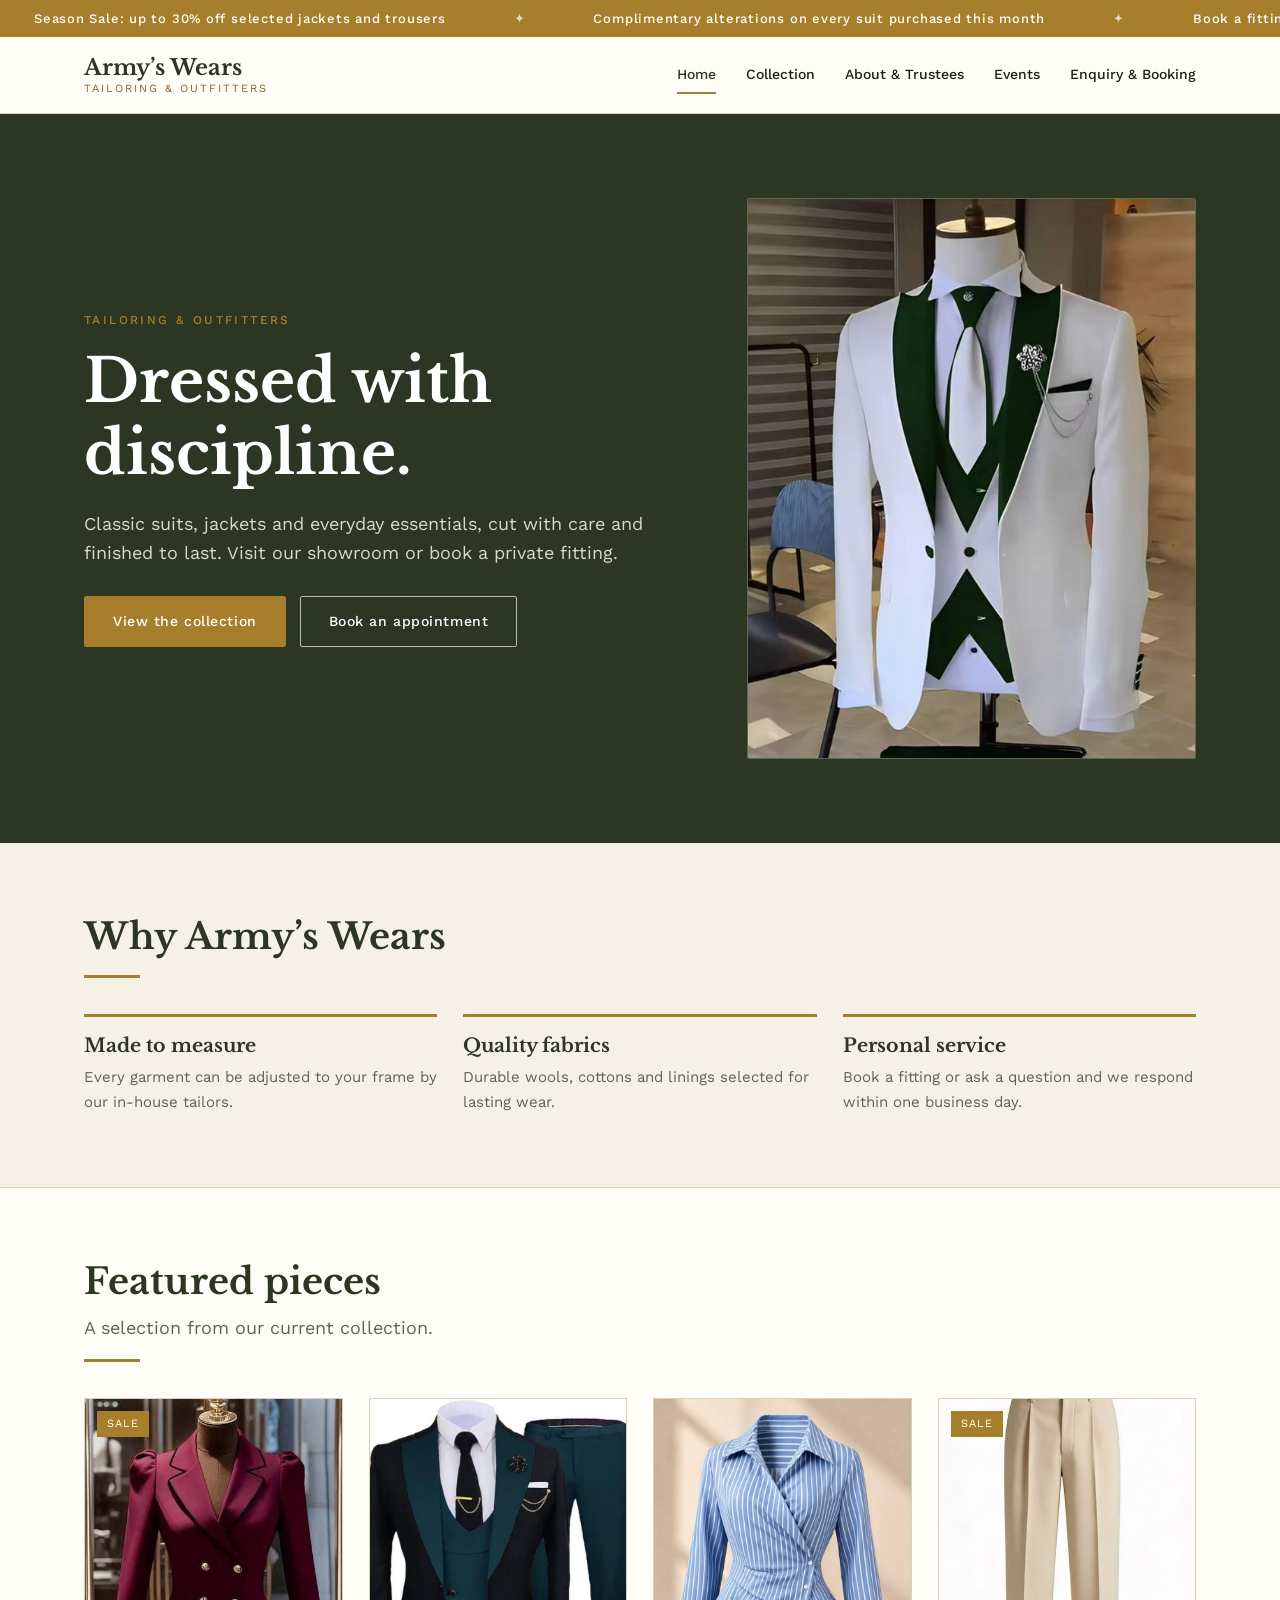
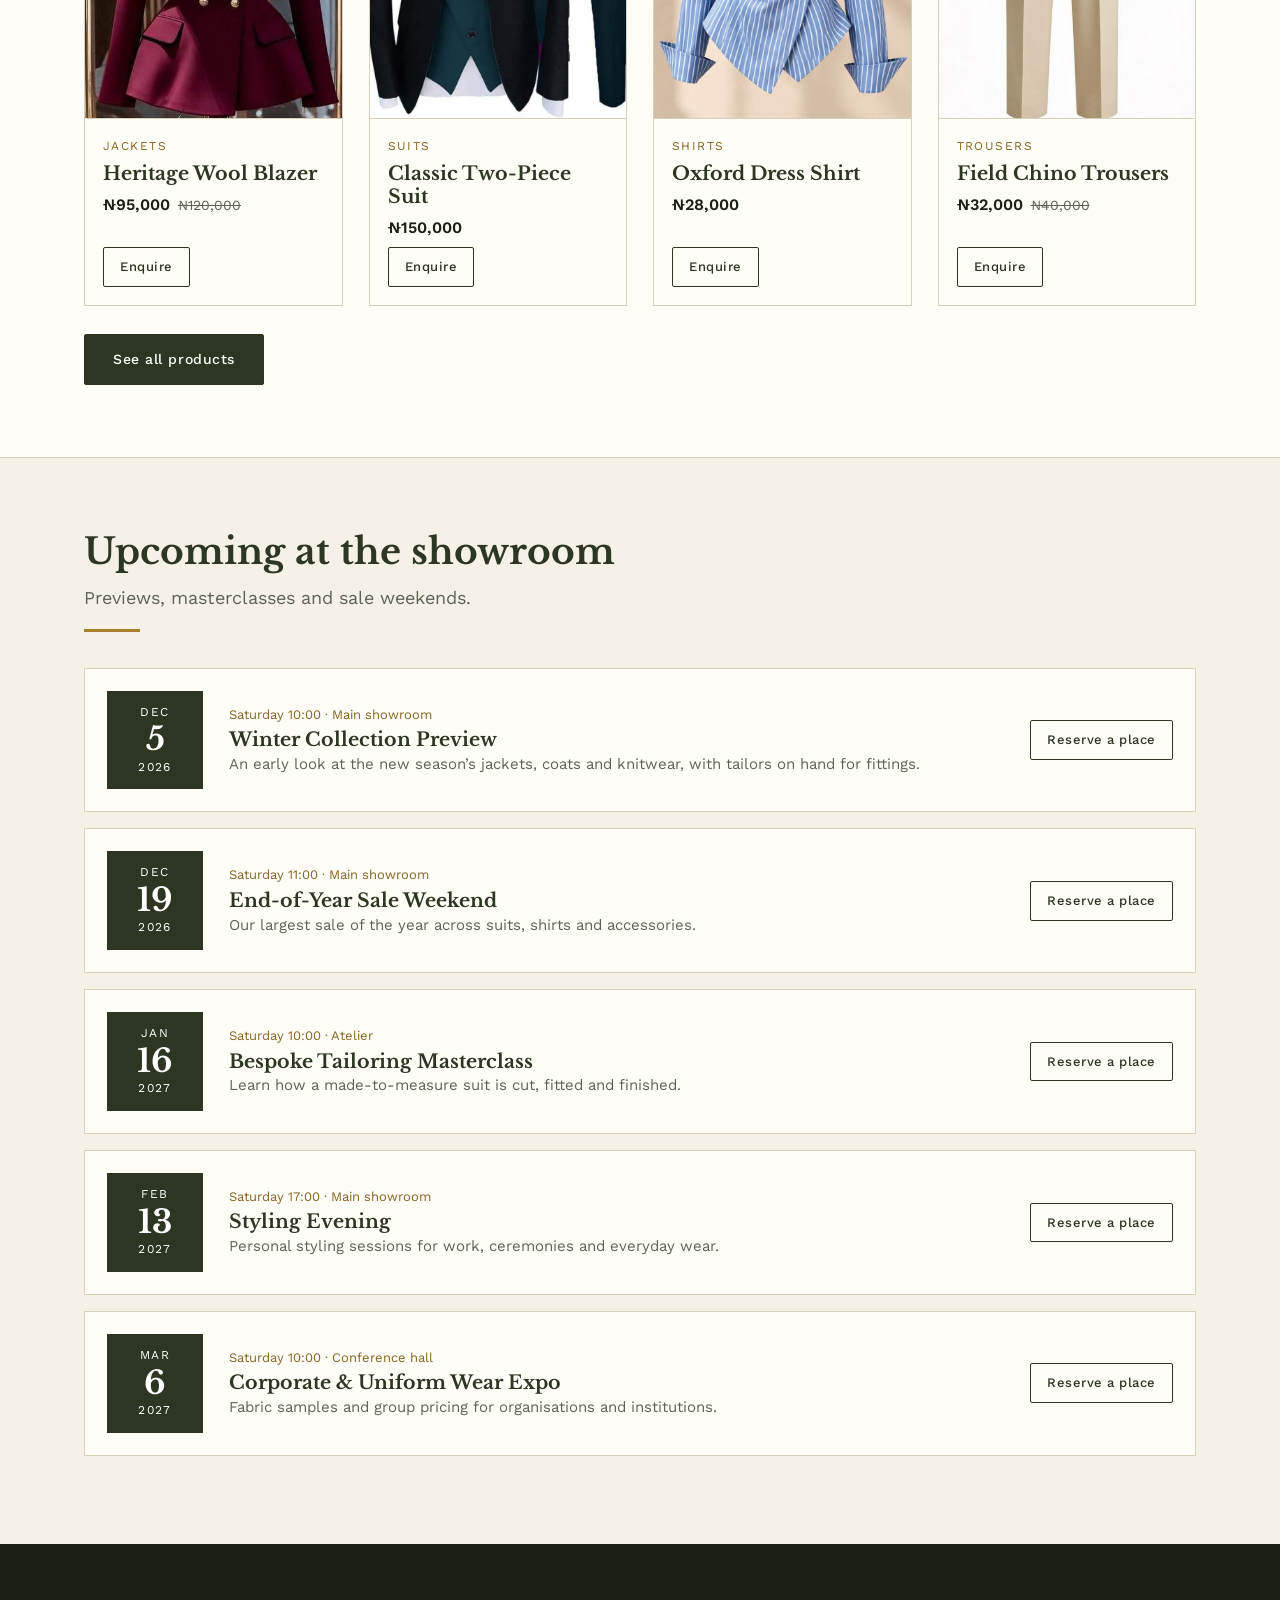
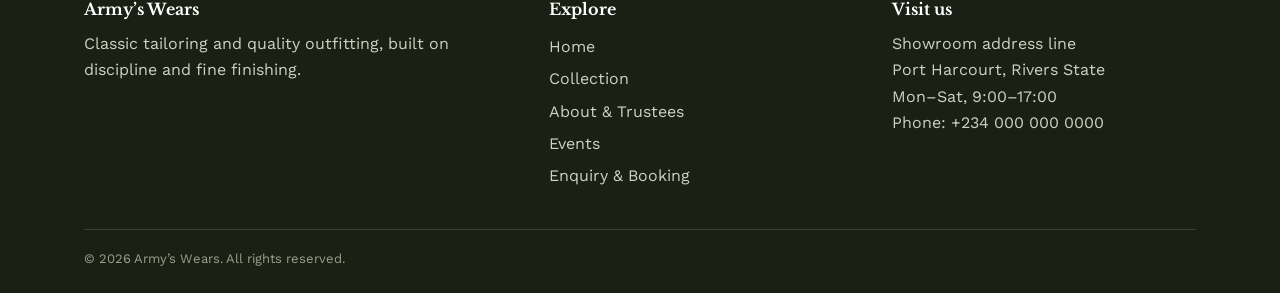
<file: index.html>
<!DOCTYPE html>
<html lang="en">
<head>
<meta charset="utf-8">
<meta name="viewport" content="width=device-width, initial-scale=1">
<title>Home | Army’s Wears</title>
<meta name="description" content="Classic tailoring and quality outfitting from Army’s Wears.">
<link rel="preconnect" href="https://fonts.googleapis.com">
<link href="https://fonts.googleapis.com/css2?family=Libre+Baskerville:wght@400;700&family=Work+Sans:wght@400;500;600&display=swap" rel="stylesheet">
<link rel="stylesheet" href="css/style.css">
<script src="js/main.js" defer></script>
</head>
<body>
<div id="site-header"></div>
<main>
<section class="hero"><div class="wrap hero-grid">
  <div>
    <p class="eyebrow">Tailoring &amp; Outfitters</p>
    <h1>Dressed with discipline.</h1>
    <p class="lead">Classic suits, jackets and everyday essentials, cut with care and finished to last. Visit our showroom or book a private fitting.</p>
    <div class="actions"><a class="btn" href="collection.html">View the collection</a><a class="btn ghost" href="contact.html#booking">Book an appointment</a></div>
  </div>
  <div class="ph"><img src="images/hero.jpg" alt="White tuxedo jacket with green waistcoat on a showroom mannequin"></div>
</div></section>

<section class="section"><div class="wrap">
  <div class="head"><h2>Why Army’s Wears</h2><hr class="rule"></div>
  <div class="grid g3">
    <div class="feature"><h3>Made to measure</h3><p>Every garment can be adjusted to your frame by our in-house tailors.</p></div>
    <div class="feature"><h3>Quality fabrics</h3><p>Durable wools, cottons and linings selected for lasting wear.</p></div>
    <div class="feature"><h3>Personal service</h3><p>Book a fitting or ask a question and we respond within one business day.</p></div>
  </div>
</div></section>

<section class="section alt"><div class="wrap">
  <div class="head"><h2>Featured pieces</h2><p class="lead">A selection from our current collection.</p><hr class="rule"></div>
  <div class="grid g4" data-products data-limit="4"></div>
  <div class="actions"><a class="btn" href="collection.html">See all products</a></div>
</div></section>

<section class="section"><div class="wrap">
  <div class="head"><h2>Upcoming at the showroom</h2><p class="lead">Previews, masterclasses and sale weekends.</p><hr class="rule"></div>
  <div data-events></div>
</div></section>
</main>
<div id="site-footer"></div>
</body>
</html>
</file>
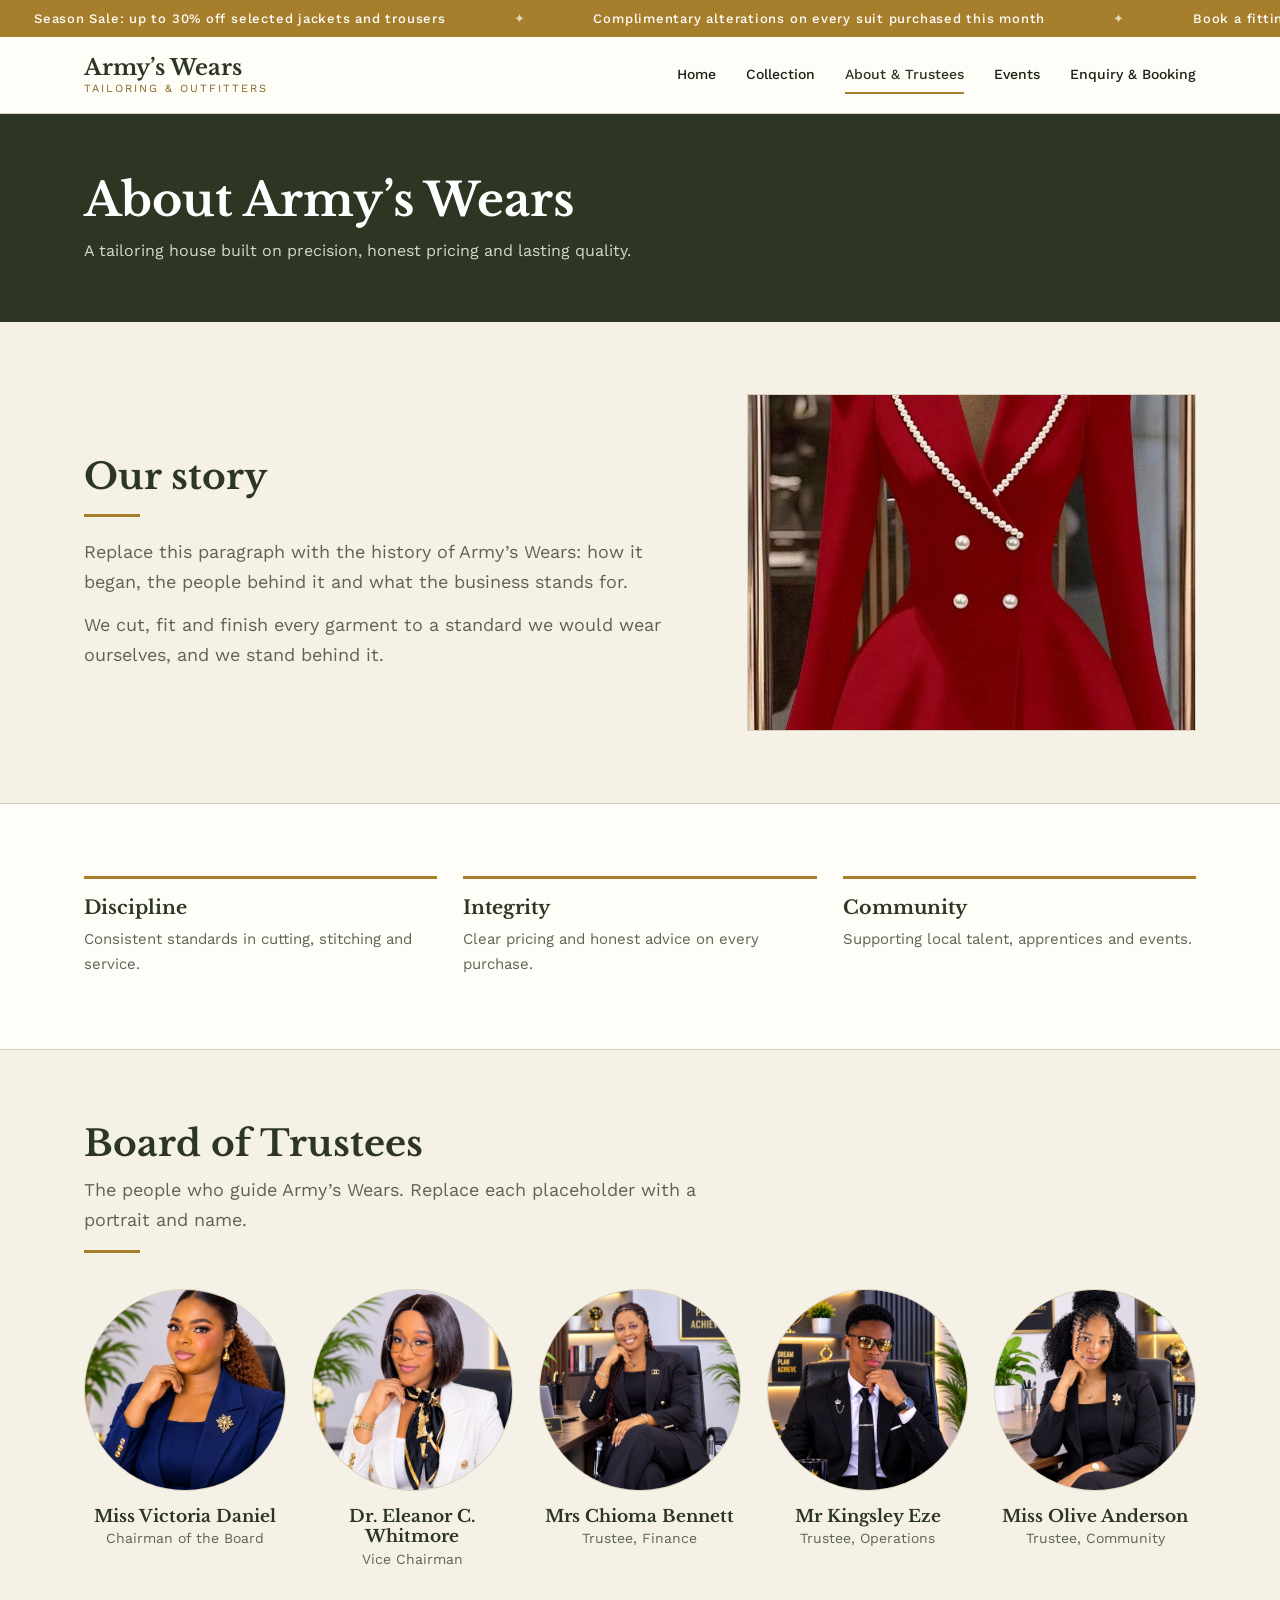
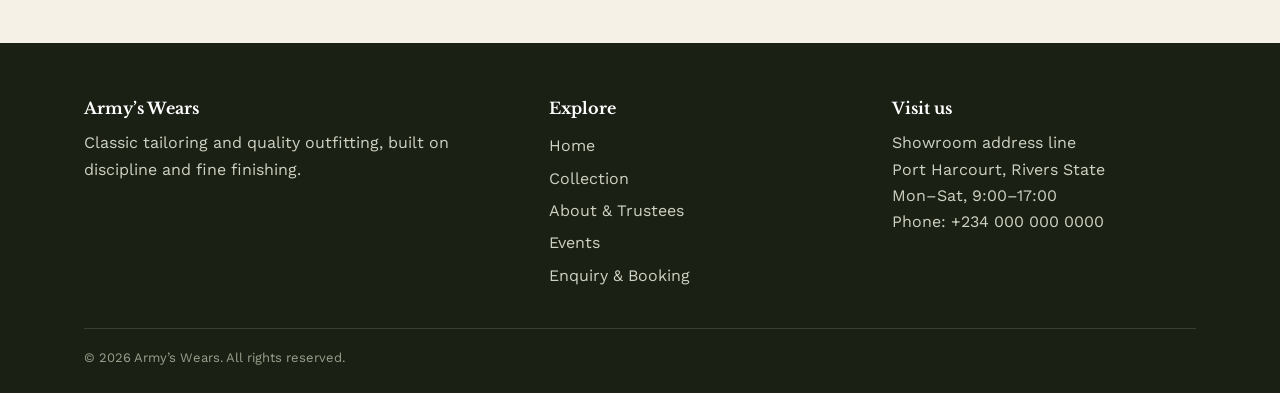
<file: about.html>
<!DOCTYPE html>
<html lang="en">
<head>
<meta charset="utf-8">
<meta name="viewport" content="width=device-width, initial-scale=1">
<title>About & Board of Trustees | Army’s Wears</title>
<meta name="description" content="Our story and the board of trustees behind Army’s Wears.">
<link rel="preconnect" href="https://fonts.googleapis.com">
<link href="https://fonts.googleapis.com/css2?family=Libre+Baskerville:wght@400;700&family=Work+Sans:wght@400;500;600&display=swap" rel="stylesheet">
<link rel="stylesheet" href="css/style.css">
<script src="js/main.js" defer></script>
</head>
<body>
<div id="site-header"></div>
<main>
<section class="page-hero"><div class="wrap"><h1>About Army’s Wears</h1><p>A tailoring house built on precision, honest pricing and lasting quality.</p></div></section>
<section class="section"><div class="wrap hero-grid" style="color:inherit">
  <div><h2>Our story</h2><hr class="rule"><p class="lead" style="margin-top:20px">Replace this paragraph with the history of Army’s Wears: how it began, the people behind it and what the business stands for.</p>
  <p class="lead" style="margin-top:14px">We cut, fit and finish every garment to a standard we would wear ourselves, and we stand behind it.</p></div>
  <div class="ph" style="aspect-ratio:4/3"><img src="images/about-showroom.jpg" alt="Tailored double-breasted jacket on display in the showroom"></div>
</div></section>
<section class="section alt"><div class="wrap">
  <div class="grid g3">
    <div class="feature"><h3>Discipline</h3><p>Consistent standards in cutting, stitching and service.</p></div>
    <div class="feature"><h3>Integrity</h3><p>Clear pricing and honest advice on every purchase.</p></div>
    <div class="feature"><h3>Community</h3><p>Supporting local talent, apprentices and events.</p></div>
  </div>
</div></section>
<section class="section" id="trustees"><div class="wrap">
  <div class="head"><h2>Board of Trustees</h2><p class="lead">The people who guide Army’s Wears. Replace each placeholder with a portrait and name.</p><hr class="rule"></div>
  <div class="grid g5" data-trustees></div>
</div></section>
</main>
<div id="site-footer"></div>
</body>
</html>
</file>
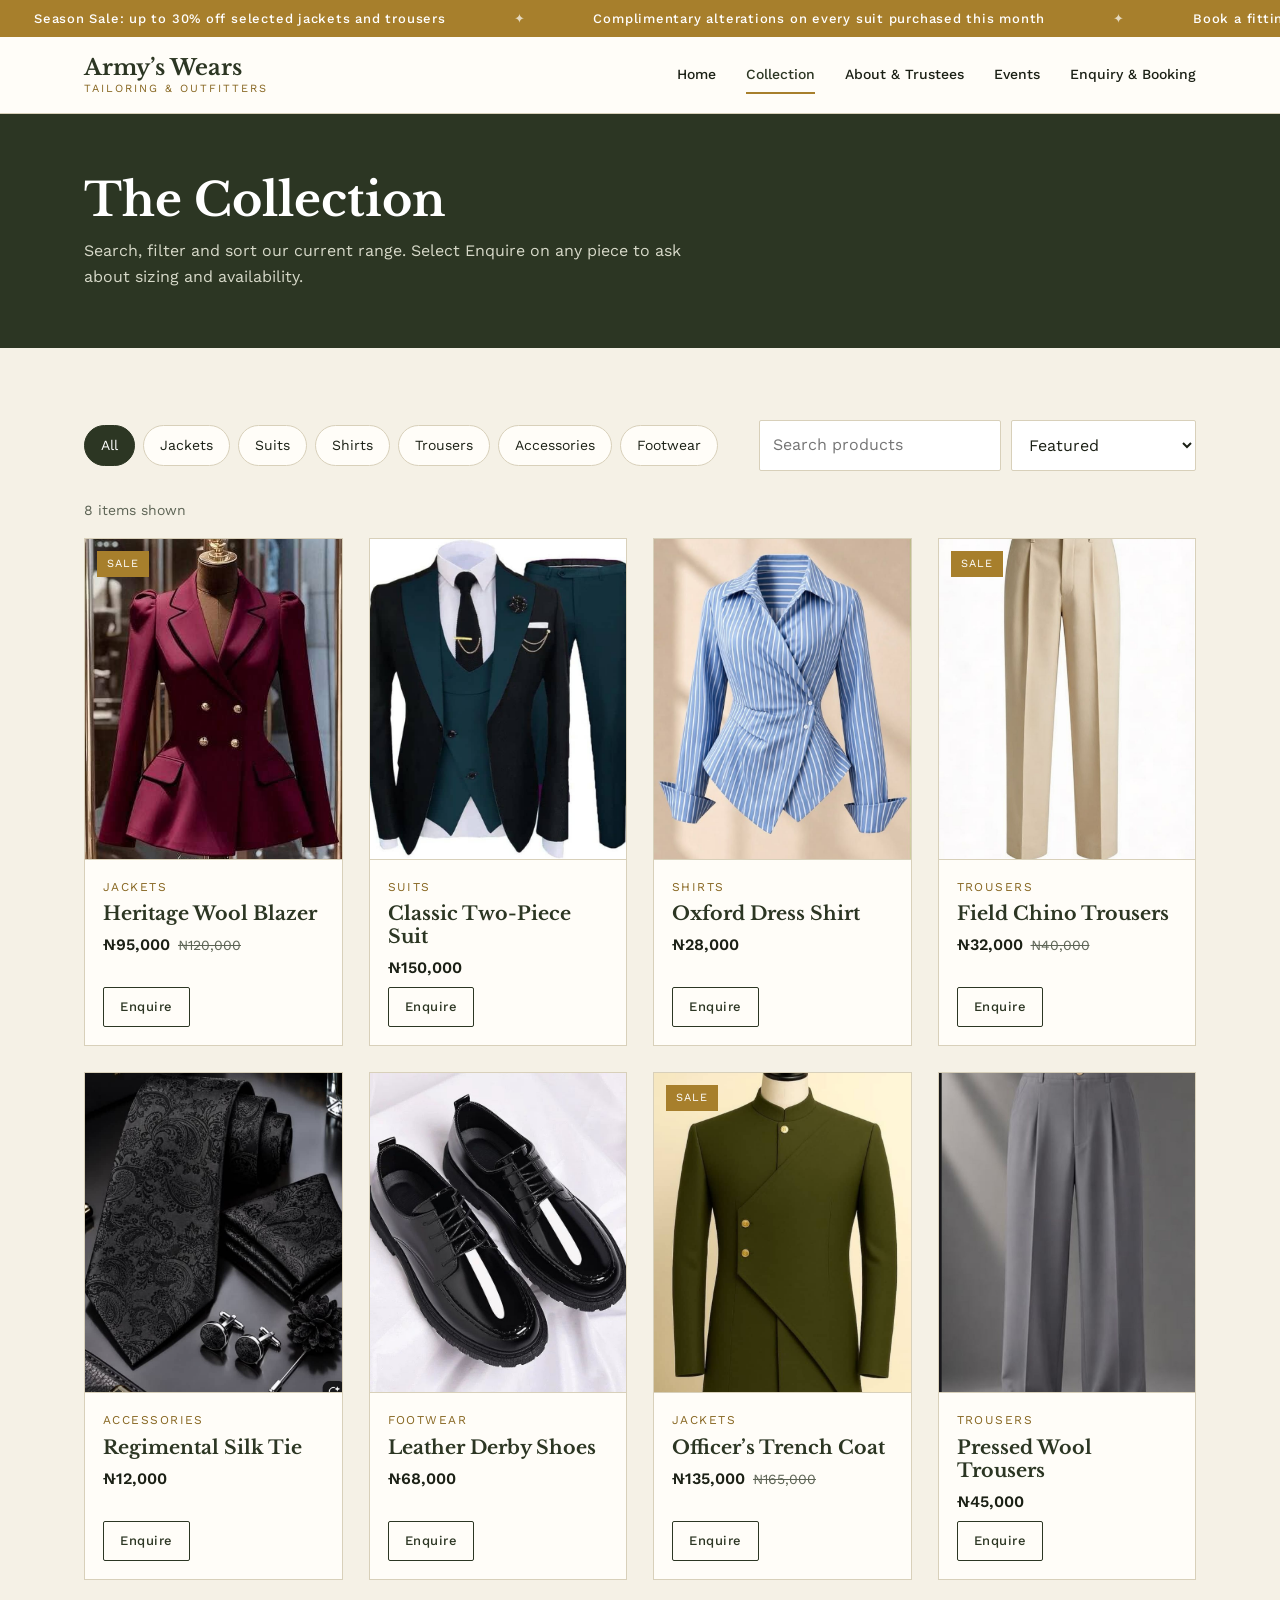
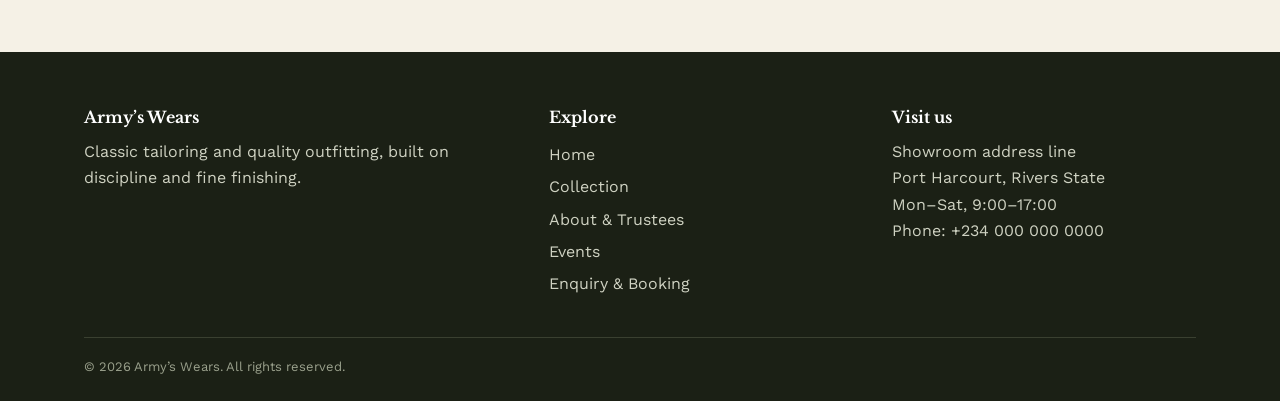
<file: collection.html>
<!DOCTYPE html>
<html lang="en">
<head>
<meta charset="utf-8">
<meta name="viewport" content="width=device-width, initial-scale=1">
<title>Collection | Army’s Wears</title>
<meta name="description" content="Browse suits, jackets, shirts, trousers, footwear and accessories.">
<link rel="preconnect" href="https://fonts.googleapis.com">
<link href="https://fonts.googleapis.com/css2?family=Libre+Baskerville:wght@400;700&family=Work+Sans:wght@400;500;600&display=swap" rel="stylesheet">
<link rel="stylesheet" href="css/style.css">
<script src="js/main.js" defer></script>
</head>
<body>
<div id="site-header"></div>
<main>
<section class="page-hero"><div class="wrap"><h1>The Collection</h1><p>Search, filter and sort our current range. Select Enquire on any piece to ask about sizing and availability.</p></div></section>
<section class="section"><div class="wrap">
  <div class="toolbar">
    <div class="chips" id="chips" role="group" aria-label="Filter by category"></div>
    <div class="tools">
      <input id="q" type="search" placeholder="Search products" aria-label="Search products">
      <select id="sort" aria-label="Sort products"><option value="">Featured</option><option value="low">Price: low to high</option><option value="high">Price: high to low</option><option value="sale">On sale first</option></select>
    </div>
  </div>
  <p class="count" id="count" aria-live="polite"></p>
  <div class="grid g4" data-products></div>
</div></section>
</main>
<div id="site-footer"></div>
</body>
</html>
</file>
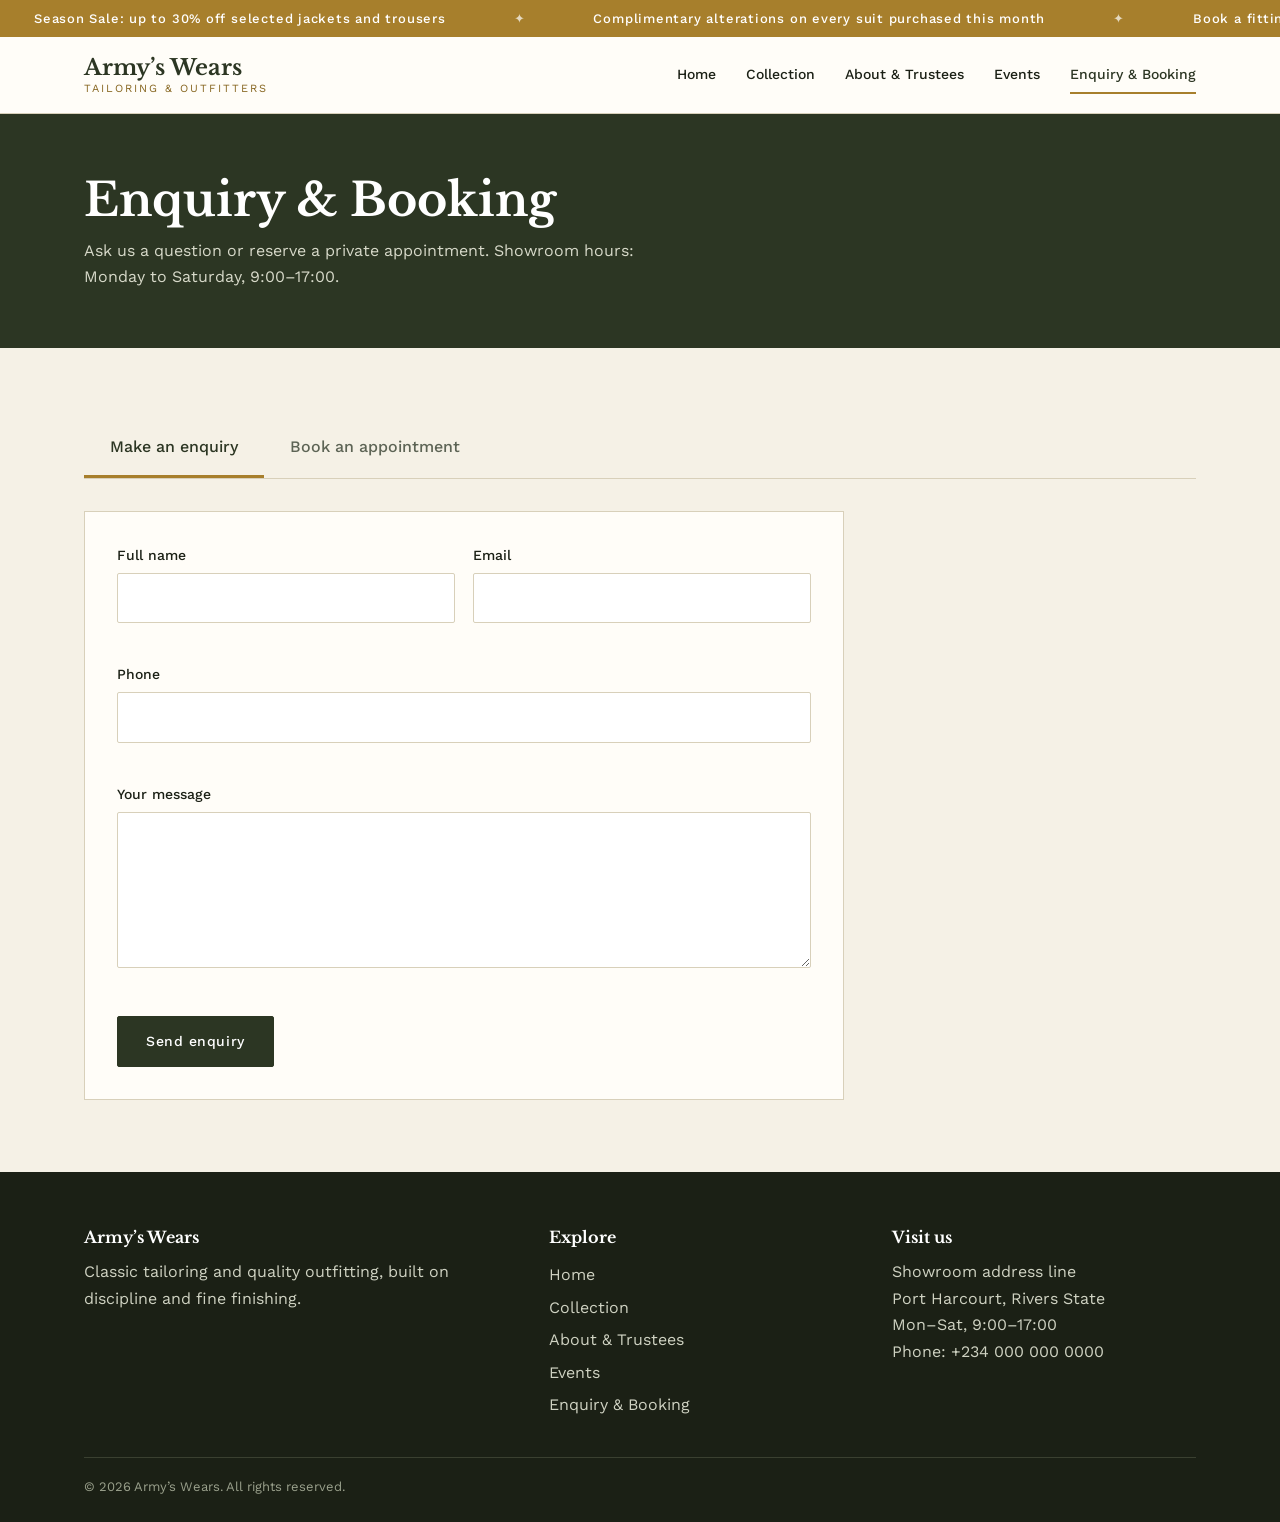
<file: contact.html>
<!DOCTYPE html>
<html lang="en">
<head>
<meta charset="utf-8">
<meta name="viewport" content="width=device-width, initial-scale=1">
<title>Enquiry & Appointment Booking | Army’s Wears</title>
<meta name="description" content="Send an enquiry or book a fitting appointment at Army’s Wears.">
<link rel="preconnect" href="https://fonts.googleapis.com">
<link href="https://fonts.googleapis.com/css2?family=Libre+Baskerville:wght@400;700&family=Work+Sans:wght@400;500;600&display=swap" rel="stylesheet">
<link rel="stylesheet" href="css/style.css">
<script src="js/main.js" defer></script>
</head>
<body>
<div id="site-header"></div>
<main>
<section class="page-hero"><div class="wrap"><h1>Enquiry &amp; Booking</h1><p>Ask us a question or reserve a private appointment. Showroom hours: Monday to Saturday, 9:00–17:00.</p></div></section>
<section class="section"><div class="wrap">
  <div class="tabs" role="tablist"><button class="tab" role="tab" data-tab="enquiry" aria-selected="true">Make an enquiry</button><button class="tab" role="tab" data-tab="booking" aria-selected="false">Book an appointment</button></div>

  <div class="panel" id="enquiry" role="tabpanel">
    <form class="form" novalidate>
      <div class="row"><div class="f"><label for="e-name">Full name</label><input id="e-name" name="name" data-rule="name" autocomplete="name"><div class="err" aria-live="polite"></div></div>
      <div class="f"><label for="e-email">Email</label><input id="e-email" name="email" type="email" data-rule="email" autocomplete="email"><div class="err" aria-live="polite"></div></div></div>
      <div class="f"><label for="e-phone">Phone</label><input id="e-phone" name="phone" type="tel" data-rule="phone" autocomplete="tel"><div class="err" aria-live="polite"></div></div>
      <div class="f"><label for="e-msg">Your message</label><textarea id="e-msg" name="message" rows="5" data-rule="message"></textarea><div class="err" aria-live="polite"></div></div>
      <button class="btn" type="submit">Send enquiry</button>
    </form>
    <div id="enquiry-done"></div>
  </div>

  <div class="panel" id="booking" role="tabpanel" hidden>
    <form class="form" novalidate>
      <div class="f"><label for="b-service">Service</label><select id="b-service" name="service" data-rule="service"><option value="">Select a service</option><option>Suit fitting</option><option>Bespoke consultation</option><option>Alterations</option><option>Group or uniform order</option></select><div class="err" aria-live="polite"></div></div>
      <div class="f"><label for="b-date">Preferred date</label><input id="b-date" name="date" type="date" data-rule="date"><div class="err" aria-live="polite"></div></div>
      <div class="f"><label id="slot-label">Available times</label><div class="slots" id="slots" role="group" aria-labelledby="slot-label"></div><div class="err" id="slot-err" aria-live="polite"></div></div>
      <div class="row"><div class="f"><label for="b-name">Full name</label><input id="b-name" name="name" data-rule="name" autocomplete="name"><div class="err" aria-live="polite"></div></div>
      <div class="f"><label for="b-phone">Phone</label><input id="b-phone" name="phone" type="tel" data-rule="phone" autocomplete="tel"><div class="err" aria-live="polite"></div></div></div>
      <div class="f"><label for="b-email">Email</label><input id="b-email" name="email" type="email" data-rule="email" autocomplete="email"><div class="err" aria-live="polite"></div></div>
      <button class="btn brass" type="submit">Confirm appointment</button>
    </form>
    <div id="booking-done"></div>
  </div>
</div></section>
</main>
<div id="site-footer"></div>
</body>
</html>
</file>
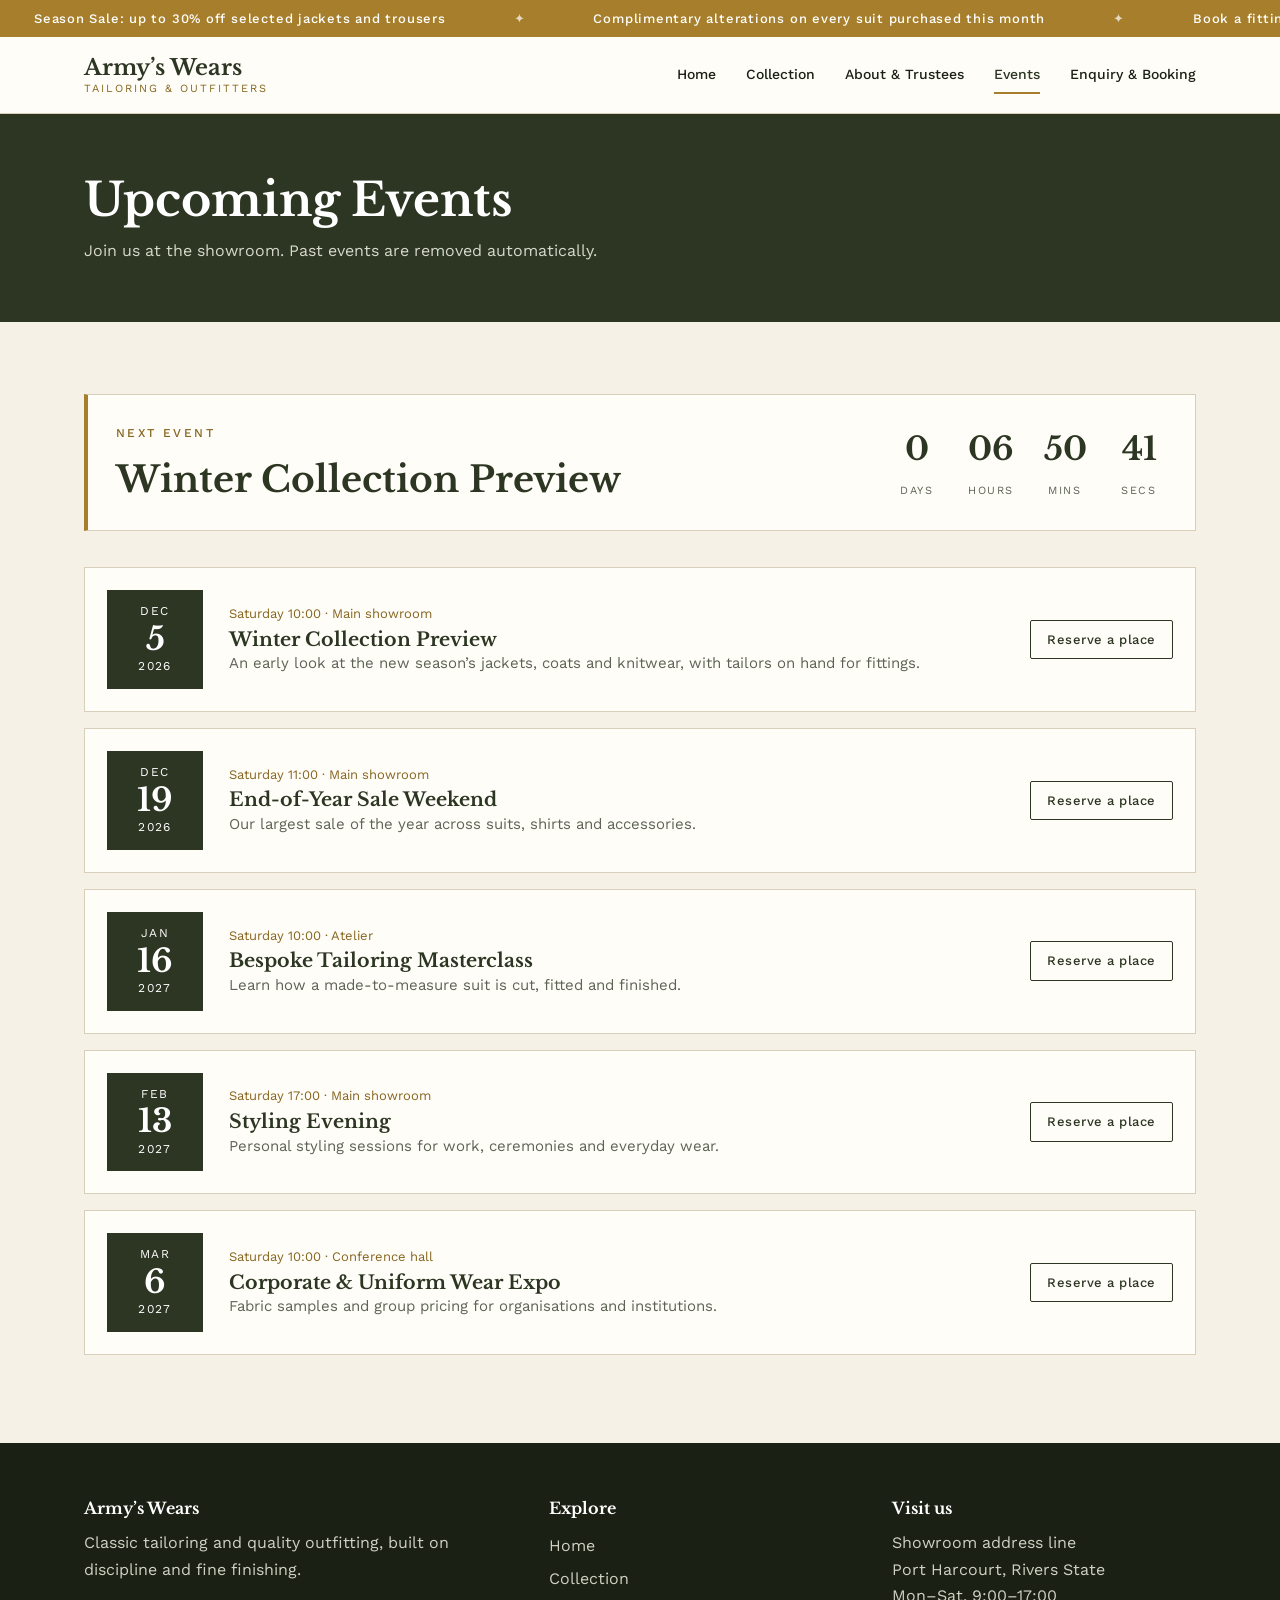
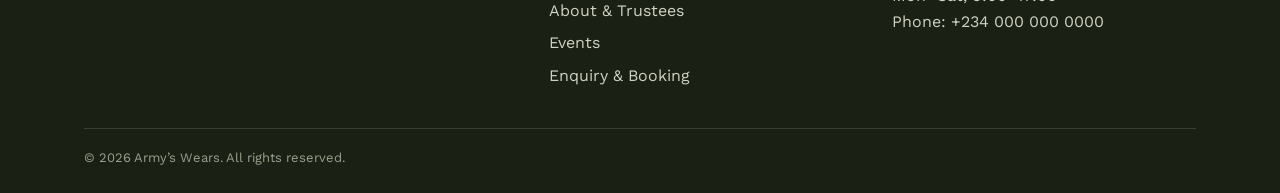
<file: events.html>
<!DOCTYPE html>
<html lang="en">
<head>
<meta charset="utf-8">
<meta name="viewport" content="width=device-width, initial-scale=1">
<title>Upcoming Events | Army’s Wears</title>
<meta name="description" content="Showroom previews, sale weekends and masterclasses at Army’s Wears.">
<link rel="preconnect" href="https://fonts.googleapis.com">
<link href="https://fonts.googleapis.com/css2?family=Libre+Baskerville:wght@400;700&family=Work+Sans:wght@400;500;600&display=swap" rel="stylesheet">
<link rel="stylesheet" href="css/style.css">
<script src="js/main.js" defer></script>
</head>
<body>
<div id="site-header"></div>
<main>
<section class="page-hero"><div class="wrap"><h1>Upcoming Events</h1><p>Join us at the showroom. Past events are removed automatically.</p></div></section>
<section class="section"><div class="wrap">
  <div class="countdown" id="countdown"><div><p class="eyebrow" style="color:var(--brass-dk)">Next event</p><h2 id="next-title"></h2></div>
    <div class="timer" role="timer" aria-label="Time until next event"><div><b id="cd-d">0</b><span>Days</span></div><div><b id="cd-h">00</b><span>Hours</span></div><div><b id="cd-m">00</b><span>Mins</span></div><div><b id="cd-s">00</b><span>Secs</span></div></div></div>
  <div data-events></div>
</div></section>
</main>
<div id="site-footer"></div>
</body>
</html>
</file>
<file: css/style.css>
/* Army’s Wears – master stylesheet */
:root{
  --olive:#2c3623; --olive-2:#445239; --ivory:#f5f1e6; --paper:#fffdf8; --brass:#a77f2c; --brass-dk:#86651f;
  --ink:#1b2015; --muted:#5d6455; --line:#d8d0ba; --ok:#2f6b3a; --err:#9b2c2c;
  --serif:'Libre Baskerville',Georgia,'Times New Roman',serif; --sans:'Work Sans','Helvetica Neue',Arial,sans-serif;
  --max:1160px;
}
*{box-sizing:border-box;margin:0;padding:0}
html{scroll-behavior:smooth}
body{font-family:var(--sans);color:var(--ink);background:var(--ivory);line-height:1.65;font-size:16px}
a{color:inherit;text-decoration:none}
img{max-width:100%;display:block}
button,input,select,textarea{font:inherit;color:inherit}
:focus-visible{outline:2px solid var(--brass);outline-offset:3px}
h1,h2,h3{font-family:var(--serif);font-weight:700;line-height:1.2;color:var(--olive)}
h1{font-size:clamp(34px,5.4vw,60px)} h2{font-size:clamp(26px,3.4vw,36px)} h3{font-size:19px}
.wrap{max-width:var(--max);margin:0 auto;padding:0 24px}
.section{padding:72px 0}
.section.alt{background:var(--paper);border-block:1px solid var(--line)}
.lead{font-size:18px;color:var(--muted);max-width:60ch}
.head{margin-bottom:36px}.head p{margin-top:10px}
.rule{width:56px;height:3px;background:var(--brass);margin:16px 0 0;border:0}

/* marquee */
.marquee{background:var(--brass);color:#fff;overflow:hidden;white-space:nowrap;font-size:13px;letter-spacing:.06em;font-weight:500}
.marquee-track{display:inline-flex;animation:scroll 38s linear infinite;padding:8px 0}
.marquee:hover .marquee-track{animation-play-state:paused}
.marquee span{padding:0 34px}.marquee span::after{content:"\2726";margin-left:68px;opacity:.7}
@keyframes scroll{to{transform:translateX(-50%)}}
@media(prefers-reduced-motion:reduce){.marquee-track{animation:none}}

/* header */
.site-header{background:var(--paper);border-bottom:1px solid var(--line);position:sticky;top:0;z-index:20}
.bar{display:flex;align-items:center;justify-content:space-between;gap:20px;min-height:76px}
.brand{font-family:var(--serif);font-size:22px;font-weight:700;color:var(--olive);line-height:1.1}
.brand small{display:block;font-family:var(--sans);font-weight:400;font-size:11px;letter-spacing:.18em;text-transform:uppercase;color:var(--brass-dk);margin-top:3px}
.nav{display:flex;gap:30px}
.nav a{font-size:14px;font-weight:500;padding:6px 0;border-bottom:2px solid transparent;color:var(--ink)}
.nav a:hover{border-color:var(--line)} .nav a[aria-current="page"]{border-color:var(--brass);color:var(--olive)}
.menu-btn{display:none;border:1px solid var(--line);background:none;padding:8px 14px;border-radius:3px;font-size:14px;cursor:pointer}
@media(max-width:820px){
  .menu-btn{display:block}
  .nav{display:none;position:absolute;left:0;right:0;top:100%;background:var(--paper);flex-direction:column;gap:0;padding:8px 24px 18px;border-bottom:1px solid var(--line)}
  .nav.open{display:flex}.nav a{padding:12px 0;border-bottom:1px solid var(--line)}
}

/* buttons */
.btn{display:inline-block;background:var(--olive);color:#fff;padding:13px 28px;border:1px solid var(--olive);border-radius:2px;font-weight:500;font-size:14px;letter-spacing:.04em;cursor:pointer;transition:background .2s}
.btn:hover{background:var(--olive-2)}
.btn.ghost{background:transparent;color:var(--olive)} .btn.ghost:hover{background:var(--olive);color:#fff}
.btn.brass{background:var(--brass);border-color:var(--brass)} .btn.brass:hover{background:var(--brass-dk)}
.btn.sm{padding:8px 16px;font-size:13px}
.actions{display:flex;gap:14px;flex-wrap:wrap;margin-top:28px}

/* placeholders */
.ph{background:repeating-linear-gradient(135deg,#e6dfca 0 12px,#ece6d3 12px 24px);border:1px solid var(--line);display:grid;place-items:center;text-align:center;color:var(--muted);font-size:12px;letter-spacing:.08em;text-transform:uppercase}

.ph{position:relative;overflow:hidden}.ph img{position:absolute;inset:0;width:100%;height:100%;object-fit:cover}.badge{z-index:1}
/* hero */
.hero{background:var(--olive);color:#f3efe2;padding:84px 0}
.hero-grid{display:grid;grid-template-columns:1.15fr .85fr;gap:56px;align-items:center}
.hero h1{color:#fff}.hero .lead{color:#d7d9c9;margin-top:20px}
.hero .ph{aspect-ratio:4/5;background:repeating-linear-gradient(135deg,#3a472f 0 12px,#34402b 12px 24px);border-color:#5a6a4b;color:#b9c0a8;border-radius:2px}
.hero .btn{background:var(--brass);border-color:var(--brass)} .hero .btn.ghost{background:transparent;border-color:#b9c0a8;color:#fff}
.hero .btn.ghost:hover{background:#fff;color:var(--olive)}
.eyebrow{font-size:12px;letter-spacing:.2em;text-transform:uppercase;color:var(--brass);font-weight:500;margin-bottom:14px}
@media(max-width:820px){.hero-grid{grid-template-columns:1fr}.hero .ph{aspect-ratio:16/10}}
.page-hero{background:var(--olive);color:#fff;padding:58px 0}.page-hero h1{color:#fff;font-size:clamp(30px,4.4vw,46px)}.page-hero p{color:#d7d9c9;margin-top:10px;max-width:60ch}

/* grids & cards */
.grid{display:grid;gap:26px}
.g3{grid-template-columns:repeat(3,1fr)}.g4{grid-template-columns:repeat(4,1fr)}.g5{grid-template-columns:repeat(5,1fr)}
@media(max-width:1000px){.g4{grid-template-columns:repeat(2,1fr)}.g5{grid-template-columns:repeat(3,1fr)}}
@media(max-width:720px){.g3{grid-template-columns:1fr}.g4{grid-template-columns:1fr 1fr}.g5{grid-template-columns:1fr 1fr}}
@media(max-width:440px){.g4{grid-template-columns:1fr}}
.feature{border-top:3px solid var(--brass);padding-top:18px}.feature p{color:var(--muted);margin-top:8px;font-size:15px}
.product{background:var(--paper);border:1px solid var(--line);display:flex;flex-direction:column}
.product .ph{aspect-ratio:4/5;border:0;border-bottom:1px solid var(--line);position:relative}
.badge{position:absolute;top:12px;left:12px;background:var(--brass);color:#fff;font-size:11px;letter-spacing:.1em;padding:4px 10px;text-transform:uppercase}
.product .info{padding:18px;display:flex;flex-direction:column;gap:6px;flex:1}
.cat{font-size:12px;letter-spacing:.12em;text-transform:uppercase;color:var(--brass-dk)}
.price{font-weight:600}.was{color:var(--muted);text-decoration:line-through;font-weight:400;margin-left:8px;font-size:14px}
.product .btn{margin-top:auto;align-self:flex-start}

/* toolbar */
.toolbar{display:flex;flex-wrap:wrap;gap:12px;align-items:center;justify-content:space-between;margin-bottom:28px}
.chips{display:flex;gap:8px;flex-wrap:wrap}
.chip{border:1px solid var(--line);background:var(--paper);padding:8px 16px;border-radius:30px;font-size:14px;cursor:pointer}
.chip[aria-pressed="true"]{background:var(--olive);color:#fff;border-color:var(--olive)}
.tools{display:flex;gap:10px;flex-wrap:wrap}
.field,input,select,textarea{background:#fff;border:1px solid var(--line);padding:11px 13px;border-radius:2px;width:100%}
.tools input,.tools select{width:auto;min-width:160px}
.count{color:var(--muted);font-size:14px;margin-bottom:16px}

/* trustees */
.trustee{text-align:center}.trustee .ph{aspect-ratio:1;border-radius:50%;margin-bottom:16px}
.trustee p{color:var(--muted);font-size:14px}.trustee h3{font-size:17px}

/* events */
.countdown{background:var(--paper);border:1px solid var(--line);border-left:4px solid var(--brass);padding:28px;margin-bottom:36px;display:flex;justify-content:space-between;gap:24px;flex-wrap:wrap;align-items:center}
.timer{display:flex;gap:18px}.timer div{text-align:center;min-width:56px}.timer b{display:block;font-family:var(--serif);font-size:32px;color:var(--olive)}.timer span{font-size:11px;letter-spacing:.14em;text-transform:uppercase;color:var(--muted)}
.event{display:grid;grid-template-columns:96px 1fr auto;gap:26px;align-items:center;background:var(--paper);border:1px solid var(--line);padding:22px;margin-bottom:16px}
.date{background:var(--olive);color:#fff;text-align:center;padding:12px 6px;font-size:12px;letter-spacing:.12em;text-transform:uppercase}.date b{display:block;font-family:var(--serif);font-size:32px;line-height:1.1;letter-spacing:0}
.event p{color:var(--muted);font-size:15px}.meta{font-size:13px;color:var(--brass-dk);margin-bottom:4px}
@media(max-width:700px){.event{grid-template-columns:1fr}.date{display:flex;gap:10px;justify-content:center;align-items:baseline}}

/* forms */
.tabs{display:flex;gap:0;border-bottom:1px solid var(--line);margin-bottom:32px}
.tab{background:none;border:0;border-bottom:3px solid transparent;padding:14px 26px;font-weight:500;cursor:pointer;color:var(--muted)}
.tab[aria-selected="true"]{color:var(--olive);border-color:var(--brass)}
.panel[hidden]{display:none}
.form{background:var(--paper);border:1px solid var(--line);padding:32px;max-width:760px}
.row{display:grid;grid-template-columns:1fr 1fr;gap:18px}@media(max-width:620px){.row{grid-template-columns:1fr}}
.f{margin-bottom:18px}.f label{display:block;font-size:14px;font-weight:500;margin-bottom:6px}
.err{color:var(--err);font-size:13px;min-height:18px;margin-top:4px}
.f.bad input,.f.bad select,.f.bad textarea{border-color:var(--err)}
.slots{display:flex;flex-wrap:wrap;gap:8px}
.slot{border:1px solid var(--line);background:#fff;padding:9px 16px;border-radius:2px;cursor:pointer;font-size:14px}
.slot[aria-pressed="true"]{background:var(--olive);color:#fff;border-color:var(--olive)}
.slot:disabled{opacity:.4;text-decoration:line-through;cursor:not-allowed}
.notice{border:1px solid var(--ok);background:#eef6ee;padding:22px;margin-top:22px;max-width:760px}.notice h3{color:var(--ok);margin-bottom:6px}
.hint{font-size:13px;color:var(--muted)}
.info-list{list-style:none;margin-top:18px}.info-list li{padding:8px 0;border-bottom:1px solid var(--line)}

/* footer */
.site-footer{background:var(--ink);color:#cfd2c2;padding:56px 0 24px;margin-top:0}
.foot{display:grid;grid-template-columns:1.4fr 1fr 1fr;gap:40px}@media(max-width:720px){.foot{grid-template-columns:1fr}}
.site-footer h3{color:#fff;font-size:16px;margin-bottom:12px}.site-footer a{display:block;padding:3px 0;color:#cfd2c2}.site-footer a:hover{color:var(--brass)}
.copy{border-top:1px solid #3a4030;margin-top:36px;padding-top:18px;font-size:13px;color:#9aa08c}
</file>
